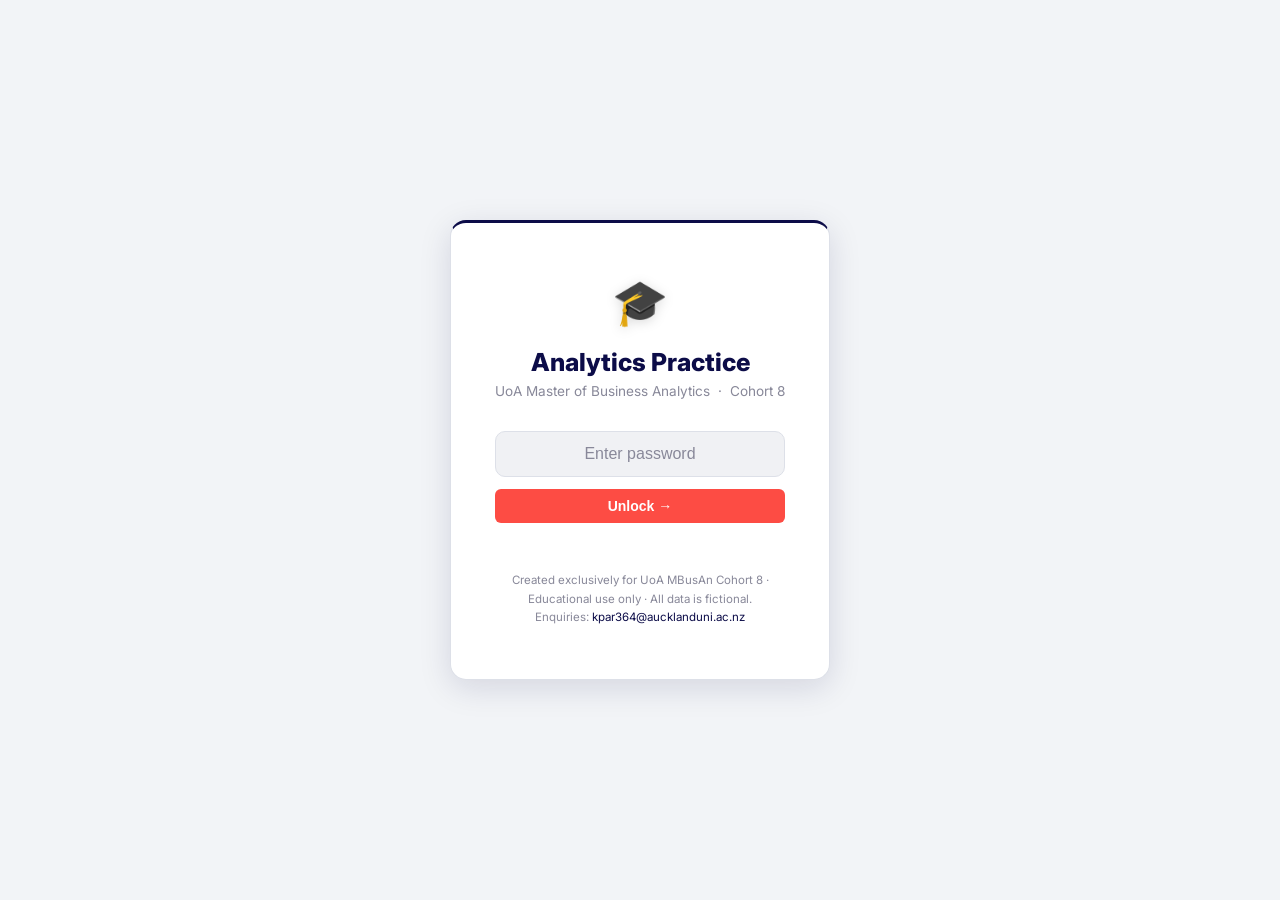
<file: index.html>
<!DOCTYPE html>
<html lang="en">
<head>
  <meta charset="UTF-8">
  <meta name="viewport" content="width=device-width, initial-scale=1.0">
  <meta name="robots" content="noindex, nofollow">
  <title>Analytics Practice · UoA MBusAn</title>
  <meta property="og:title" content="UoA MBusAn · Analytics Practice">
  <meta property="og:description" content="For Business Analytics Cohort 8">
  <meta property="og:image" content="https://kyungho-kyle-park.github.io/uoambn/1744667894355.jpg">
  <meta property="og:url" content="https://kyungho-kyle-park.github.io/uoambn/">
  <meta property="og:type" content="website">
  <meta name="twitter:card" content="summary_large_image">
  <link rel="preconnect" href="https://fonts.googleapis.com">
  <link rel="preconnect" href="https://fonts.gstatic.com" crossorigin>
  <link href="https://fonts.googleapis.com/css2?family=Inter:wght@400;500;600;700;800&family=Fira+Code:wght@400;500&display=swap" rel="stylesheet">
  <link rel="stylesheet" href="css/styles.css">
  <!-- Google Tag Manager -->
  <script>(function(w,d,s,l,i){w[l]=w[l]||[];w[l].push({'gtm.start':
  new Date().getTime(),event:'gtm.js'});var f=d.getElementsByTagName(s)[0],
  j=d.createElement(s),dl=l!='dataLayer'?'&l='+l:'';j.async=true;j.src=
  'https://www.googletagmanager.com/gtm.js?id='+i+dl;f.parentNode.insertBefore(j,f);
  })(window,document,'script','dataLayer','GTM-W98S7G9M');</script>
  <!-- End Google Tag Manager -->
  <style>
    /* Bridge page layout */
    .bridge-body {
      flex: 1;
      display: flex;
      flex-direction: column;
      align-items: center;
      justify-content: center;
      padding: 40px 24px;
      overflow-y: auto;
    }
    .bridge-greeting {
      text-align: center;
      margin-bottom: 40px;
    }
    .bridge-greeting h1 {
      font-size: 1.6rem;
      font-weight: 800;
      color: var(--violet);
      margin-bottom: 6px;
    }
    .bridge-greeting p {
      font-size: 0.88rem;
      color: var(--text-3);
    }
    .course-grid {
      display: grid;
      grid-template-columns: 1fr 1fr;
      gap: 20px;
      width: 100%;
      max-width: 680px;
    }
    .course-card {
      background: var(--bg-surface);
      border: 1px solid var(--border);
      border-radius: 14px;
      padding: 32px 28px;
      text-decoration: none;
      color: inherit;
      display: flex;
      flex-direction: column;
      gap: 0;
      box-shadow: var(--shadow-sm);
      transition: box-shadow var(--transition), transform var(--transition), border-color var(--transition);
      position: relative;
      overflow: hidden;
    }
    .course-card::before {
      content: '';
      position: absolute;
      top: 0; left: 0; right: 0;
      height: 3px;
      background: var(--violet);
      transition: background var(--transition);
    }
    .course-card:hover {
      box-shadow: var(--shadow-md);
      transform: translateY(-2px);
      border-color: var(--violet);
    }
    .course-card:hover::before {
      background: var(--accent);
    }
    .course-number {
      font-size: 0.72rem;
      font-weight: 700;
      color: var(--text-3);
      letter-spacing: 0.08em;
      text-transform: uppercase;
      margin-bottom: 10px;
    }
    .course-title {
      font-size: 1.15rem;
      font-weight: 800;
      color: var(--violet);
      margin-bottom: 6px;
      line-height: 1.3;
    }
    .course-subtitle {
      font-size: 0.8rem;
      color: var(--text-3);
      margin-bottom: 20px;
    }
    .course-meta {
      display: flex;
      flex-direction: column;
      gap: 6px;
      margin-bottom: 24px;
    }
    .course-meta-item {
      display: flex;
      align-items: center;
      gap: 8px;
      font-size: 0.8rem;
      color: var(--text-2);
    }
    .course-meta-dot {
      width: 5px;
      height: 5px;
      border-radius: 50%;
      background: var(--accent);
      flex-shrink: 0;
    }
    .course-cta {
      display: inline-flex;
      align-items: center;
      gap: 6px;
      margin-top: auto;
      padding: 10px 18px;
      background: var(--violet);
      color: #fff;
      border-radius: var(--radius-sm);
      font-size: 0.82rem;
      font-weight: 700;
      transition: background var(--transition);
      align-self: flex-start;
    }
    .course-card:hover .course-cta {
      background: var(--accent);
    }
    @media (max-width: 560px) {
      .course-grid { grid-template-columns: 1fr; }
      .bridge-greeting h1 { font-size: 1.3rem; }
    }
  </style>
</head>
<body>
<!-- Google Tag Manager (noscript) -->
<noscript><iframe src="https://www.googletagmanager.com/ns.html?id=GTM-W98S7G9M"
height="0" width="0" style="display:none;visibility:hidden"></iframe></noscript>
<!-- End Google Tag Manager (noscript) -->

<!-- Password Modal -->
<div id="pwd-modal" class="modal-overlay hidden">
  <div class="modal-box">
    <div class="modal-logo">🎓</div>
    <h2>Analytics Practice</h2>
    <p class="modal-sub">UoA Master of Business Analytics &nbsp;·&nbsp; Cohort 8</p>
    <form id="pwd-form">
      <input type="password" id="pwd-input" placeholder="Enter password"
             autocomplete="off" autocapitalize="off" spellcheck="false">
      <button type="submit" class="btn-primary" style="justify-content:center">Unlock →</button>
    </form>
    <p id="pwd-error" class="error-msg"></p>
    <p class="modal-notice">Created exclusively for UoA MBusAn Cohort 8 · Educational use only · All data is fictional.<br>Enquiries: <a href="mailto:kpar364@aucklanduni.ac.nz">kpar364@aucklanduni.ac.nz</a></p>
  </div>
</div>

<!-- Main App -->
<div id="app" class="app-shell hidden">

  <header class="app-header">
    <div class="header-left">
      <div class="header-brand">
        <span class="brand-title">Analytics Practice</span>
        <span class="brand-sub">UoA Master of Business Analytics · Cohort 8</span>
      </div>
    </div>
    <div class="header-center">
      <div class="header-brand-center">
        <span class="brand-title-center">Analytics Practice</span>
      </div>
    </div>
    <div class="header-right"></div>
  </header>

  <div class="notice-bar">
    This site is created exclusively for UoA Master of Business Analytics Cohort 8 · Educational use only · All data is fictional. Enquiries: <a href="mailto:kpar364@aucklanduni.ac.nz">kpar364@aucklanduni.ac.nz</a>
  </div>

  <div class="bridge-body">
    <div class="bridge-greeting">
      <h1>Choose a Course</h1>
      <p>Select a course below to start practising</p>
    </div>

    <div class="course-grid">
      <a href="700-r.html" class="course-card">
        <div class="course-number">BUSINFO 700</div>
        <div class="course-title">Analysis of Business Problems</div>
        <div class="course-subtitle">R Programming Practice</div>
        <span class="course-cta">
          Open Practice
          <svg width="13" height="13" viewBox="0 0 24 24" fill="none" stroke="currentColor" stroke-width="2.5"><path d="M5 12h14M12 5l7 7-7 7"/></svg>
        </span>
      </a>

      <a href="705-mcq.html" class="course-card">
        <div class="course-number">BUSINFO 705</div>
        <div class="course-title">Decision Analytics</div>
        <div class="course-subtitle">MCQ Quiz Practice</div>
        <span class="course-cta">
          Open Quiz
          <svg width="13" height="13" viewBox="0 0 24 24" fill="none" stroke="currentColor" stroke-width="2.5"><path d="M5 12h14M12 5l7 7-7 7"/></svg>
        </span>
      </a>
    </div>
  </div>

</div>

<script>
  const $ = id => document.getElementById(id);

  async function sha256(msg) {
    const buf = await crypto.subtle.digest('SHA-256', new TextEncoder().encode(msg));
    return Array.from(new Uint8Array(buf)).map(b => b.toString(16).padStart(2, '0')).join('');
  }

  async function checkPassword(input) {
    const resp = await fetch('./data/password.json');
    const { hash } = await resp.json();
    const hex = await sha256(input);
    return hex === hash;
  }

  async function init() {
    const authed = sessionStorage.getItem('auth') === '1';
    if (authed) {
      $('app').classList.remove('hidden');
    } else {
      $('pwd-modal').classList.remove('hidden');
    }

    $('pwd-form').addEventListener('submit', async e => {
      e.preventDefault();
      const input = $('pwd-input').value.trim();
      if (!input) return;
      const ok = await checkPassword(input);
      if (ok) {
        sessionStorage.setItem('auth', '1');
        $('pwd-modal').classList.add('hidden');
        $('app').classList.remove('hidden');
      } else {
        $('pwd-error').textContent = 'Incorrect password — please try again.';
        $('pwd-input').value = '';
        $('pwd-input').focus();
      }
    });
  }

  init();
</script>
</body>
</html>
</file>
<file: css/styles.css>
/* ═══════════════════════════════════════════════════════════════
   Analytics Practice Platform — Design System v3 (Light Only)
   White base + Deep Violet (#0C0C48) UI + Orange-Red (#FD4C44) CTA
═══════════════════════════════════════════════════════════════ */

/* ── Tokens + Color Palette ──────────────────────────────────── */
:root {
  --transition: 0.18s ease;
  --radius:     10px;
  --radius-sm:  6px;
  --font-mono:  'Fira Code', 'Cascadia Code', 'Consolas', monospace;
  --font-ui:    'Inter', 'Segoe UI', system-ui, sans-serif;
  --sidebar-w:  300px;
  --header-h:   54px;

  --bg-base:       #f2f4f7;
  --bg-primary:    #f7f8fa;
  --bg-surface:    #ffffff;
  --bg-elevated:   #f0f1f4;
  --bg-hover:      #e8eaee;
  --code-bg:       #fafafa;
  --violet:        #0c0c48;
  --accent:        #FD4C44;
  --accent-hover:  #e03030;
  --accent-dim:    rgba(253,76,68,0.1);
  --accent-glow:   0 0 10px rgba(253,76,68,0.18);
  --text-1:        #0c0c48;
  --text-2:        #3a3a6a;
  --text-3:        #888899;
  --border:        #dde0e8;
  --border-soft:   #ebedf2;
  --shadow-sm:     0 1px 4px rgba(12,12,72,0.07);
  --shadow-md:     0 4px 16px rgba(12,12,72,0.10);
  --shadow-lg:     0 8px 32px rgba(12,12,72,0.13);
  --pass-bg:       #e8f8ef;
  --pass-text:     #156830;
  --fail-bg:       #ffeaea;
  --fail-text:     #b01010;
  --warn-bg:       #fffae8;
  --warn-text:     #7a5500;
  --badge-r:       #e8f3ff;
  --badge-r-t:     #0c0c48;
  --badge-x:       #f3e8ff;
  --badge-x-t:     #5a1a90;
  --locked-bg:     #f5f5fa;
  --locked-text:   #aaaacc;
  --done-text:     #156830;
  --scrollbar:     #d0d2da;
  --header-section:#f0f1f5;
}

/* ── Reset ───────────────────────────────────────────────────── */
*, *::before, *::after { box-sizing: border-box; margin: 0; padding: 0; }
html { height: 100%; }
body {
  font-family: var(--font-ui);
  font-size: 14.5px;
  background: var(--bg-base);
  color: var(--text-1);
  height: 100%;
  display: flex;
  flex-direction: column;
  transition: background var(--transition), color var(--transition);
  overflow: hidden;
}

::-webkit-scrollbar { width: 5px; height: 5px; }
::-webkit-scrollbar-track { background: transparent; }
::-webkit-scrollbar-thumb { background: var(--scrollbar); border-radius: 3px; }

/* ── Password Modal ──────────────────────────────────────────── */
.modal-overlay {
  position: fixed; inset: 0; z-index: 1000;
  background: var(--bg-base);
  display: flex; align-items: center; justify-content: center;
}
.modal-overlay.hidden { display: none; }

.modal-box {
  background: var(--bg-surface);
  border: 1px solid var(--border);
  border-top: 3px solid var(--violet);
  border-radius: 16px;
  padding: 52px 44px;
  width: 380px;
  text-align: center;
  box-shadow: var(--shadow-lg);
}
.modal-logo { font-size: 2.8rem; margin-bottom: 18px; filter: drop-shadow(0 2px 6px rgba(0,0,0,0.15)); }
.modal-box h2 { font-size: 1.55rem; font-weight: 800; color: var(--text-1); margin-bottom: 6px; }
.modal-sub { color: var(--text-3); font-size: 0.85rem; margin-bottom: 32px; }
#pwd-form { display: flex; flex-direction: column; gap: 12px; }
#pwd-input {
  padding: 13px 18px;
  background: var(--bg-elevated);
  border: 1px solid var(--border);
  border-radius: var(--radius);
  color: var(--text-1);
  font-size: 1rem;
  outline: none;
  text-align: center;
  letter-spacing: 0.18em;
  transition: border-color var(--transition), box-shadow var(--transition);
}
#pwd-input:focus { border-color: var(--violet); box-shadow: 0 0 0 3px rgba(12,12,72,0.12); }
#pwd-input::placeholder { letter-spacing: normal; color: var(--text-3); }
.error-msg { color: var(--fail-text); font-size: 0.8rem; min-height: 20px; margin-top: 4px; }
.modal-notice { margin-top: 24px; font-size: 0.72rem; color: var(--text-3); line-height: 1.6; }
.modal-notice a { color: var(--violet); text-decoration: none; }
.modal-notice a:hover { text-decoration: underline; }

/* ── Loading Screen ──────────────────────────────────────────── */
.loading-overlay {
  position: fixed; inset: 0; z-index: 999;
  background: var(--bg-base);
  display: flex; align-items: center; justify-content: center;
}
.loading-overlay.hidden { display: none; }
.loading-content { display: flex; flex-direction: column; align-items: center; gap: 18px; text-align: center; }
.loading-content h3 { font-size: 1.1rem; font-weight: 700; color: var(--text-1); }
.loading-content p { font-size: 0.84rem; color: var(--text-2); max-width: 320px; line-height: 1.5; }

/* ── Spinner ─────────────────────────────────────────────────── */
.spinner {
  width: 48px; height: 48px;
  border: 3px solid var(--border);
  border-top-color: var(--accent);
  border-radius: 50%;
  animation: spin 0.7s linear infinite;
}
@keyframes spin { to { transform: rotate(360deg); } }

.spinner-sm {
  display: inline-block; width: 13px; height: 13px;
  border: 2px solid rgba(255,255,255,0.25);
  border-top-color: white;
  border-radius: 50%;
  animation: spin 0.7s linear infinite;
  vertical-align: middle; margin-right: 5px;
}

/* ── App Shell ───────────────────────────────────────────────── */
.app-shell { display: flex; flex-direction: column; height: 100vh; }
.app-shell.hidden { display: none; }

/* ── Header ──────────────────────────────────────────────────── */
.app-header {
  height: var(--header-h);
  background: #ffffff;
  border-bottom: 2px solid var(--violet);
  display: flex; align-items: center;
  padding: 0 18px; gap: 12px;
  flex-shrink: 0;
  box-shadow: var(--shadow-sm);
  z-index: 100;
}

.header-left { display: flex; align-items: center; gap: 10px; }
.header-brand { line-height: 1.25; }
.brand-title { font-size: 0.96rem; font-weight: 800; color: var(--violet); display: block; letter-spacing: 0.01em; }
.brand-sub   { font-size: 0.7rem;  color: var(--text-3); display: block; }
.header-center { flex: 1; display: flex; justify-content: center; }
.header-brand-center { line-height: 1.25; text-align: center; }
.brand-title-center { font-size: 0.96rem; font-weight: 800; color: var(--violet); display: block; letter-spacing: 0.01em; }
.header-right  { display: flex; align-items: center; gap: 10px; }

.mcq-link-btn {
  font-size: 0.78rem;
  font-weight: 600;
  padding: 5px 12px;
  border-radius: 6px;
  background: rgba(253,76,68,0.15);
  color: var(--accent);
  border: 1px solid rgba(253,76,68,0.3);
  text-decoration: none;
  transition: all 0.2s;
  white-space: nowrap;
}
.mcq-link-btn:hover { background: rgba(253,76,68,0.25); border-color: var(--accent); }

/* WebR Status */
.webrStatus { display: flex; align-items: center; gap: 6px; font-size: 0.78rem; color: var(--text-2); }
.status-dot { width: 8px; height: 8px; border-radius: 50%; flex-shrink: 0; }
.status-dot.loading { background: var(--warn-text); animation: pulse 1.2s ease-in-out infinite; }
.status-dot.ready   { background: var(--pass-text); }
.status-dot.error   { background: var(--fail-text); }
@keyframes pulse { 0%,100% { opacity:1; } 50% { opacity:0.3; } }

/* Hamburger */
.hamburger-btn {
  display: none; flex-direction: column; gap: 5px;
  background: none; border: none; cursor: pointer;
  padding: 6px; border-radius: 5px;
}
.hamburger-btn span { display: block; width: 20px; height: 2px; background: var(--text-2); border-radius: 2px; transition: all var(--transition); }
.hamburger-btn:hover span { background: var(--text-1); }

/* Icon Button */
.icon-btn {
  background: none; border: none; cursor: pointer;
  padding: 6px; border-radius: var(--radius-sm);
  color: var(--text-2); display: flex; align-items: center;
  transition: all var(--transition);
}
.icon-btn:hover { color: var(--violet); background: #f0f1f5; }
.icon-btn svg  { width: 18px; height: 18px; }

/* ── Notice Bar ──────────────────────────────────────────────── */
.notice-bar {
  background: var(--violet);
  border-bottom: 1px solid var(--violet);
  padding: 7px 20px;
  font-size: 0.76rem;
  color: rgba(255,255,255,0.8);
  text-align: center;
  flex-shrink: 0;
}
.notice-bar a { color: #ffffff; text-decoration: underline; opacity: 0.9; }
.notice-bar a:hover { opacity: 1; }

/* ── App Body ────────────────────────────────────────────────── */
.app-body { flex: 1; display: flex; overflow: hidden; position: relative; }

/* ════════════════════════════════════════════════════════════════
   SIDEBAR
════════════════════════════════════════════════════════════════ */
.sidebar {
  width: var(--sidebar-w);
  background: #ffffff;
  border-right: 1px solid var(--border);
  display: flex; flex-direction: column;
  flex-shrink: 0;
  overflow-y: auto; overflow-x: hidden;
  transition: transform var(--transition);
}
.sidebar-inner { padding-bottom: 28px; }

.sidebar-overlay {
  display: none;
  position: fixed; inset: 0; z-index: 90;
  background: rgba(0,0,0,0.35);
  backdrop-filter: blur(2px);
}
.sidebar-overlay.visible { display: block; }

/* Week Section */
.sidebar-week { margin-top: 6px; }

.week-header {
  display: flex; align-items: center; gap: 10px;
  padding: 14px 14px 8px;
}
.week-header-label {
  font-size: 0.68rem; font-weight: 800;
  letter-spacing: 0.14em; text-transform: uppercase;
  color: var(--violet);
  white-space: nowrap;
}
.week-header-line {
  flex: 1; height: 1px;
  background: linear-gradient(to right, var(--border), transparent);
}
.week-header-count {
  font-size: 0.66rem; font-weight: 600;
  color: var(--text-3);
  background: var(--bg-elevated);
  padding: 2px 7px; border-radius: 10px;
  white-space: nowrap;
}

.week-locked-msg {
  font-size: 0.75rem; color: var(--text-3);
  padding: 6px 4px 10px;
  display: flex; align-items: center; gap: 5px;
}

/* Set Header */
.sidebar-set { margin-bottom: 4px; }

.set-header {
  display: flex; align-items: center; gap: 6px;
  padding: 6px 10px;
  margin: 0 4px;
  border-radius: var(--radius-sm);
  cursor: pointer;
  user-select: none;
  transition: background var(--transition);
}
.set-header:hover { background: var(--bg-elevated); }

.set-chevron {
  width: 12px; height: 12px; flex-shrink: 0;
  stroke: var(--text-3);
  transition: transform var(--transition);
}
.set-header.collapsed .set-chevron { transform: rotate(-90deg); }

.set-title-text {
  flex: 1;
  font-size: 0.7rem; font-weight: 700;
  text-transform: uppercase; letter-spacing: 0.07em;
  color: var(--text-2);
}
.set-count {
  font-size: 0.66rem; font-weight: 600;
  color: var(--text-3);
}

/* Q Item */
.q-list { list-style: none; padding: 0 8px; display: flex; flex-direction: column; gap: 2px; }
.q-list.hidden { display: none; }

.q-item {
  display: flex; align-items: center; gap: 10px;
  padding: 9px 10px;
  cursor: pointer;
  border-radius: var(--radius-sm);
  border: 1px solid transparent;
  transition: all var(--transition);
  position: relative;
}
.q-item:hover:not(.locked-item) {
  background: var(--bg-elevated);
  border-color: var(--border-soft);
}
.q-item.active {
  background: rgba(12,12,72,0.06);
  border-color: rgba(12,12,72,0.25);
}
.q-item.locked-item { opacity: 0.5; cursor: not-allowed; }

/* Circular Number Badge */
.q-num-badge {
  width: 28px; height: 28px; border-radius: 50%;
  display: flex; align-items: center; justify-content: center;
  font-size: 0.72rem; font-weight: 800;
  flex-shrink: 0;
  background: #f0f1f5;
  color: #555577;
  border: 1.5px solid var(--border);
  transition: all var(--transition);
}
.q-item.active .q-num-badge {
  background: var(--violet);
  color: white;
  border-color: var(--violet);
  box-shadow: 0 2px 8px rgba(12,12,72,0.3);
}
.q-item.done .q-num-badge {
  background: var(--pass-bg);
  color: var(--pass-text);
  border-color: var(--pass-text);
}

/* Title */
.q-item-title {
  font-size: 0.83rem; color: var(--text-2);
  flex: 1; overflow: hidden;
  text-overflow: ellipsis; white-space: nowrap;
  line-height: 1.35;
  transition: color var(--transition);
}
.q-item:hover:not(.locked-item) .q-item-title { color: var(--text-1); }
.q-item.active .q-item-title { color: var(--violet); font-weight: 700; }

/* Status Icon */
.q-status {
  flex-shrink: 0; font-size: 0.8rem;
  display: flex; align-items: center;
}
.q-status.done    { color: var(--pass-text);  font-size: 0.95rem; }
.q-status.tried   { color: #f0a020;           font-size: 0.88rem; }
.q-status.skipped { color: var(--text-3);      font-size: 0.82rem; }
.q-status.locked  { color: var(--locked-text); font-size: 0.82rem; }

/* ════════════════════════════════════════════════════════════════
   MAIN PANEL
════════════════════════════════════════════════════════════════ */
.main-panel {
  flex: 1; overflow-y: auto;
  background: var(--bg-primary);
  padding: 16px 20px;
}

/* Welcome */
.welcome-state {
  display: flex; flex-direction: column;
  align-items: center; justify-content: center;
  min-height: calc(100vh - var(--header-h) - 48px);
  text-align: center; gap: 14px;
}
.welcome-icon { font-size: 3.5rem; filter: drop-shadow(0 4px 12px rgba(253,76,68,0.2)); }
.welcome-state h2 { color: var(--text-1); font-size: 1.5rem; font-weight: 800; }
.welcome-state p  { color: var(--text-3); font-size: 0.9rem; }

/* Question View — vertical scroll layout */
.question-view.hidden { display: none; }
.question-view {
  display: flex; flex-direction: column;
  gap: 12px;
  width: 100%;
  max-width: 1600px;
}

/* Row 2: Task | Environment */
.q-mid-row {
  display: grid;
  grid-template-columns: 1fr 1fr;
  gap: 12px;
  align-items: start;
}

/* Environment panel */
.env-panel {
  background: #ffffff;
  border: 1px solid var(--border);
  border-radius: var(--radius);
  overflow: hidden;
  box-shadow: 0 2px 12px rgba(12,12,72,0.07);
  display: flex; flex-direction: column;
}
.env-panel-body {
  overflow-y: auto;
  max-height: 280px;
}

/* Question Header */
.question-header { display: flex; flex-direction: column; gap: 8px; }
.question-meta   { display: flex; gap: 8px; align-items: center; }
.q-badge {
  font-size: 0.72rem; font-weight: 700; letter-spacing: 0.07em;
  padding: 3px 11px; border-radius: 20px;
  background: #f0f1f5; color: #3a3a6a;
  border: 1px solid var(--border);
}
.q-type-badge {
  font-size: 0.7rem; font-weight: 800; padding: 3px 11px;
  border-radius: 20px; letter-spacing: 0.05em;
}
.q-type-badge.r-type { background: var(--badge-r); color: var(--badge-r-t); }

#q-title { font-size: 1.35rem; font-weight: 800; color: var(--text-1); line-height: 1.3; }

/* ── Scenario / Task Panels ──────────────────────────────────── */
.scenario-panel, .task-panel, .expected-panel {
  background: #ffffff;
  border: 1px solid var(--border);
  border-radius: var(--radius);
  padding: 0;
  box-shadow: 0 2px 12px rgba(12,12,72,0.07);
  overflow: hidden;
}

.panel-header {
  display: flex; align-items: center; gap: 8px;
  padding: 10px 16px;
  background: var(--violet);
  border-bottom: 1px solid var(--violet);
}
.panel-icon  { font-size: 0.95rem; filter: brightness(10); }
.panel-label {
  font-size: 0.71rem; font-weight: 800;
  text-transform: uppercase; letter-spacing: 0.1em;
  color: rgba(255,255,255,0.9);
}

.panel-body { padding: 14px 16px; }

.expected-output {
  margin: 0;
  font-family: var(--font-mono);
  font-size: 0.82rem;
  line-height: 1.65;
  color: #2a2a5a;
  white-space: pre-wrap;
  word-break: break-all;
  background: #f7f8fb;
  border-radius: var(--radius-sm);
  padding: 12px 14px;
  border: 1px solid #e4e6ef;
}

.scenario-content, .task-content {
  font-size: 0.9rem; color: var(--text-2);
  line-height: 1.7;
}
.task-content code {
  background: var(--bg-elevated); color: var(--accent);
  padding: 1px 7px; border-radius: 4px;
  font-family: var(--font-mono); font-size: 0.85em;
  border: 1px solid var(--border);
}
.task-content strong { color: var(--text-1); }
.task-content ul, .task-content ol { padding-left: 20px; margin-top: 6px; }
.task-content li { margin-bottom: 5px; }

/* ── Code Area ───────────────────────────────────────────────── */
.code-area {
  display: grid;
  grid-template-columns: 1fr 1fr;
  gap: 10px;
}
@media (max-width: 800px) { .code-area { grid-template-columns: 1fr; } }

.editor-section, .console-section {
  background: var(--bg-surface);
  border: 1px solid var(--border);
  border-radius: var(--radius);
  display: flex; flex-direction: column;
  overflow: hidden;
  box-shadow: 0 2px 10px rgba(12,12,72,0.08);
}

/* Section Headers */
.section-header {
  display: flex; align-items: center;
  justify-content: space-between;
  padding: 9px 13px;
  border-bottom: 1px solid var(--border);
  flex-shrink: 0;
}
.editor-section  .section-header { background: var(--violet); border-bottom-color: var(--violet); }
.console-section .section-header { background: var(--violet); border-bottom-color: var(--violet); }
.solution-panel  .section-header { background: #f0faf5; border-bottom-color: rgba(21,104,48,0.2); }

.section-label {
  font-size: 0.7rem; font-weight: 800;
  text-transform: uppercase; letter-spacing: 0.1em;
  color: rgba(255,255,255,0.85);
  display: flex; align-items: center; gap: 6px;
}
.section-label svg { stroke: rgba(255,255,255,0.7); }

/* Solution section label overrides (light bg) */
.solution-panel .section-label { color: #156830; }
.solution-panel .section-label svg { stroke: #156830; }

.editor-actions { display: flex; gap: 8px; align-items: center; }

/* Ghost buttons inside dark headers */
.section-header .btn-ghost {
  color: rgba(255,255,255,0.7);
  border-color: rgba(255,255,255,0.25);
  background: transparent;
}
.section-header .btn-ghost:hover {
  color: #ffffff;
  border-color: rgba(255,255,255,0.6);
  background: rgba(255,255,255,0.1);
}

/* Solution section ghost button (light bg) */
.solution-panel .section-header .btn-ghost {
  color: #156830; border-color: rgba(21,104,48,0.3); background: transparent;
}
.solution-panel .section-header .btn-ghost:hover {
  background: rgba(21,104,48,0.08); border-color: #156830; color: #156830;
}

/* CodeMirror */
#editor-container .CodeMirror {
  font-family: var(--font-mono);
  font-size: 13px; line-height: 1.65;
  height: 300px; border: none; border-radius: 0;
  background: var(--code-bg) !important;
}
#editor-container .CodeMirror-gutters {
  border-right: 1px solid var(--border);
}
#editor-container .CodeMirror-linenumber {
  padding: 0 8px 0 4px;
  min-width: 16px;
  text-align: right;
}

/* Solution CodeMirror */
#solution-code .CodeMirror {
  font-family: var(--font-mono);
  font-size: 13px; line-height: 1.65;
  height: auto !important; max-height: 520px; overflow-y: auto !important;
  border: none;
  background: var(--code-bg) !important;
}

/* Console */
.console-output {
  flex: 1; min-height: 200px; max-height: 300px;
  overflow-y: auto; padding: 12px 14px;
  font-family: var(--font-mono); font-size: 12.5px;
  line-height: 1.65; background: var(--code-bg);
}

/* Environment content */
.env-content {
  flex: 1; overflow-y: auto;
  background: #fafafa;
}
.env-placeholder {
  display: block;
  padding: 20px 16px;
  color: var(--text-3); font-style: italic; font-size: 0.82rem;
}
.env-table {
  width: 100%; border-collapse: collapse;
  font-size: 0.8rem;
}
.env-table thead th {
  position: sticky; top: 0;
  padding: 7px 12px;
  background: #f0f1f5;
  border-bottom: 1px solid var(--border);
  font-size: 0.67rem; font-weight: 800;
  text-transform: uppercase; letter-spacing: 0.09em;
  color: #3a3a6a; text-align: left;
}
.env-table tbody tr { border-bottom: 1px solid var(--border-soft); }
.env-table tbody tr:hover { background: #f0f1f8; }
.env-table td { padding: 6px 12px; vertical-align: top; }
.env-name    { font-family: var(--font-mono); color: var(--text-1); font-weight: 600; white-space: nowrap; }
.env-type    { font-family: var(--font-mono); color: #c0392b; white-space: nowrap; }
.env-size    { color: var(--text-3); white-space: nowrap; }
.env-preview { font-family: var(--font-mono); color: var(--text-2); max-width: 220px; overflow: hidden; text-overflow: ellipsis; white-space: nowrap; }
.console-placeholder { color: var(--text-3); font-style: italic; }
.console-line     { white-space: pre-wrap; word-break: break-word; }
.console-stdout   { color: var(--text-1); }
.console-stderr   { color: var(--warn-text); }
.console-error    { color: var(--fail-text); }
.console-info     { color: var(--text-3); }
.console-muted    { color: var(--text-3); font-style: italic; }
.console-warn     { color: var(--warn-text); }

/* ── Solution Section ────────────────────────────────────────── */
.solution-section { display: flex; flex-direction: column; gap: 12px; }

.solution-panel {
  background: var(--bg-surface);
  border: 1px solid var(--border);
  border-left: 3px solid var(--pass-text);
  border-radius: var(--radius);
  overflow: hidden;
  box-shadow: var(--shadow-sm);
}
.solution-panel.hidden { display: none; }

/* ── Buttons ─────────────────────────────────────────────────── */
.btn-primary {
  display: inline-flex; align-items: center; gap: 7px;
  padding: 9px 20px;
  background: var(--accent); color: white;
  border: none; border-radius: var(--radius-sm);
  font-size: 0.875rem; font-weight: 700;
  cursor: pointer;
  transition: all var(--transition);
  white-space: nowrap;
}
.btn-primary:hover:not(:disabled) {
  background: var(--accent-hover);
  transform: translateY(-1px);
  box-shadow: var(--accent-glow);
}
.btn-primary:active:not(:disabled) { transform: translateY(0); }
.btn-primary:disabled { opacity: 0.5; cursor: not-allowed; }
.btn-primary svg { width: 13px; height: 13px; }

.btn-run { padding: 6px 16px; font-size: 0.81rem; }

.btn-ghost {
  display: inline-flex; align-items: center;
  padding: 5px 10px;
  background: transparent; color: var(--text-3);
  border: 1px solid var(--border);
  border-radius: var(--radius-sm);
  font-size: 0.76rem; font-weight: 600;
  cursor: pointer;
  transition: all var(--transition);
}
.btn-ghost:hover { color: var(--text-1); border-color: var(--text-3); background: var(--bg-elevated); }
.btn-sm { padding: 4px 9px; font-size: 0.74rem; }

.btn-solution {
  display: inline-flex; align-items: center; gap: 8px;
  padding: 10px 22px;
  background: var(--bg-surface); color: var(--text-2);
  border: 1px solid var(--border);
  border-radius: var(--radius);
  font-size: 0.86rem; font-weight: 700;
  cursor: pointer;
  transition: all var(--transition);
  align-self: flex-start;
  box-shadow: var(--shadow-sm);
}
.btn-solution:hover:not(.locked) {
  color: var(--violet);
  border-color: var(--violet);
  background: rgba(12,12,72,0.05);
}
.btn-solution svg { width: 15px; height: 15px; }
.btn-solution.locked { color: var(--locked-text); cursor: not-allowed; }
.btn-solution.locked:hover { color: var(--locked-text); border-color: var(--border); background: var(--locked-bg); }

/* ── Utility ─────────────────────────────────────────────────── */
.hidden { display: none !important; }

/* ── Mobile ──────────────────────────────────────────────────── */
@media (max-width: 768px) {
  .hamburger-btn { display: flex; }
  .brand-sub     { display: none; }
  .webrStatus .status-text { display: none; }

  .sidebar {
    position: fixed; top: var(--header-h); left: 0; bottom: 0; z-index: 95;
    transform: translateX(-100%);
    box-shadow: 4px 0 24px rgba(0,0,0,0.2);
  }
  .sidebar.open { transform: translateX(0); }

  .main-panel { padding: 16px 14px; }
}
@media (max-width: 500px) {
  .modal-box { width: 92vw; padding: 36px 22px; }
  .header-center { display: none; }
}

/* ── Mid-row mobile collapse ─────────────────────────────────── */
@media (max-width: 860px) {
  .q-mid-row { grid-template-columns: 1fr; }
}
</file>
